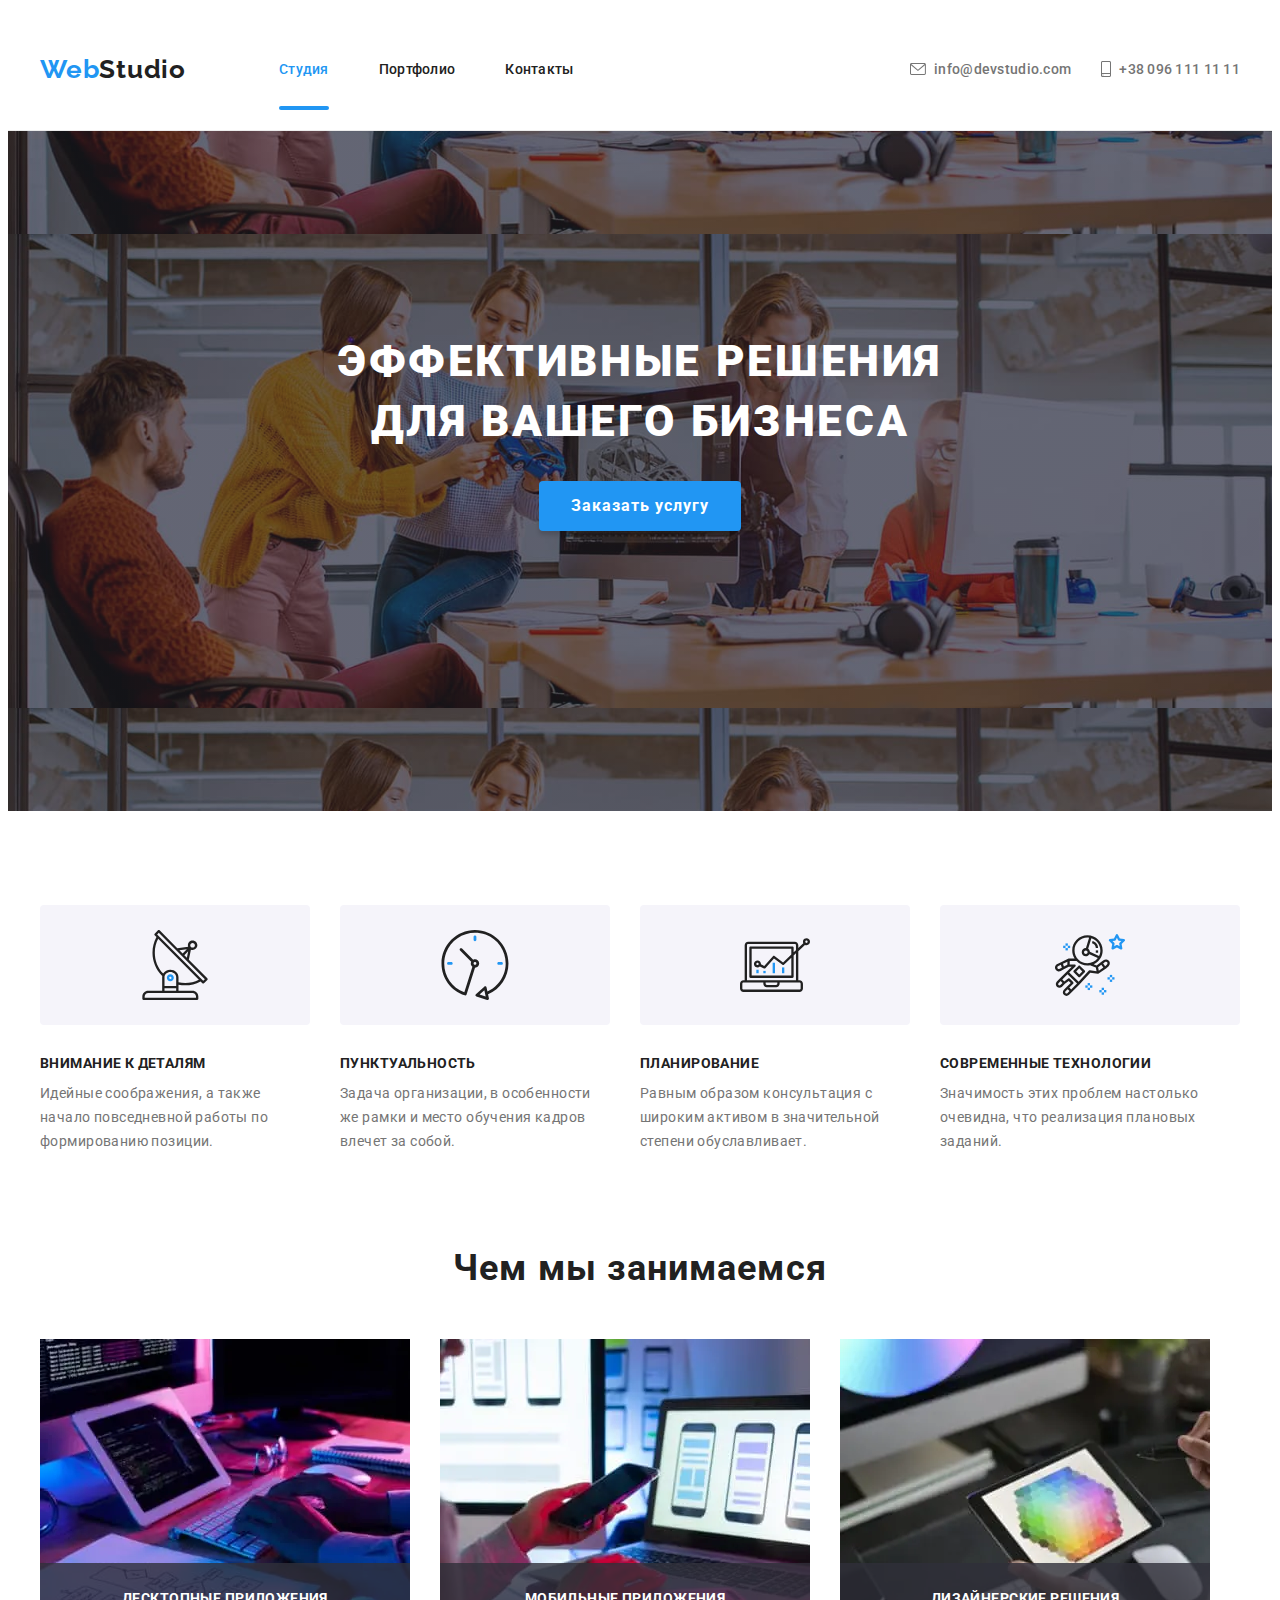
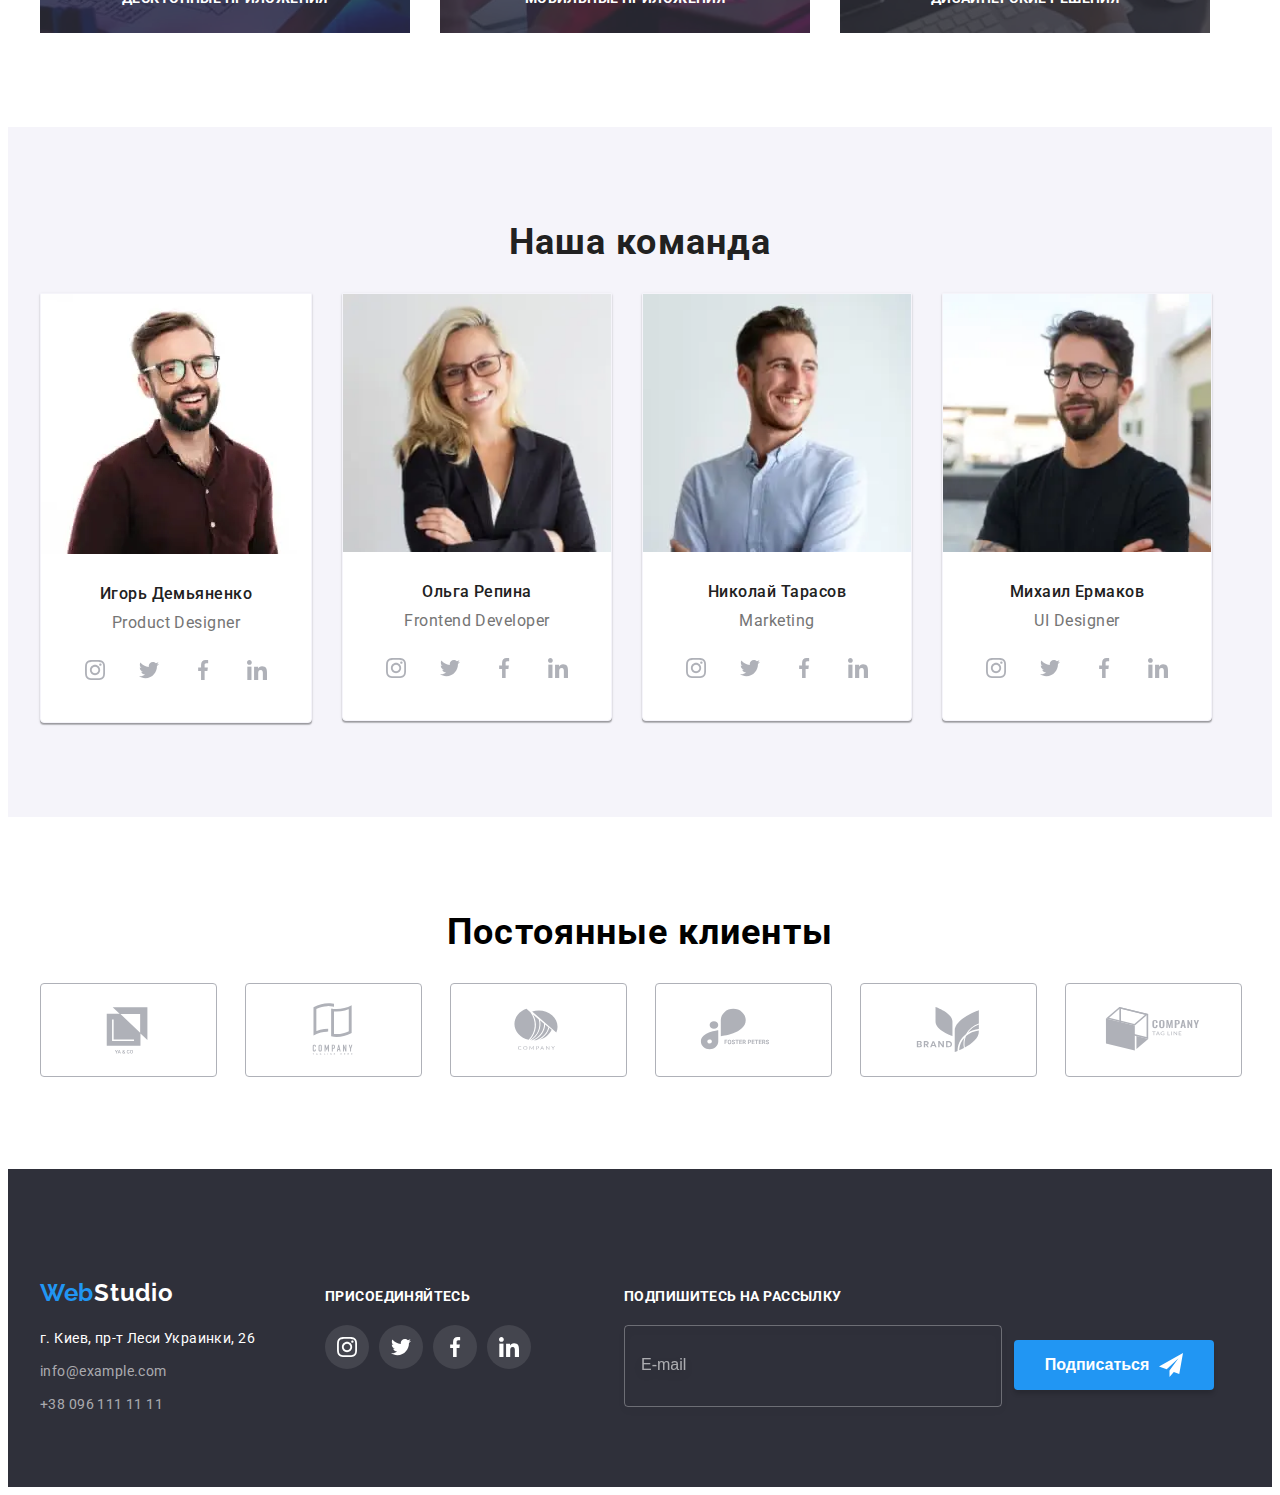
<file: index.html>
<!DOCTYPE html>
<html lang="ru">
  <head>
    <meta charset="UTF-8" />
    <meta http-equiv="X-UA-Compatible" content="IE=edge" />
    <meta name="viewport" content="width=device-width, initial-scale=1.0" />
    <title>Студия</title>
    <link
      rel="stylesheet"
      href="https://cdnjs.cloudflare.com/ajax/libs/modern-normalize/1.1.0/modern-normalize.min.css"
      integrity="sha512-wpPYUAdjBVSE4KJnH1VR1HeZfpl1ub8YT/NKx4PuQ5NmX2tKuGu6U/JRp5y+Y8XG2tV+wKQpNHVUX03MfMFn9Q=="
      crossorigin="anonymous"
      referrerpolicy="no-referrer"
    />
    <link rel="preconnect" href="https://fonts.googleapis.com" />
    <link rel="preconnect" href="https://fonts.gstatic.com" crossorigin />
    <link
      href="https://fonts.googleapis.com/css2?family=Raleway:wght@700&family=Roboto:wght@400;500;700;900&display=swap"
      rel="stylesheet"
    />
    <link rel="stylesheet" href="./css/main.min.css" />
  </head>
  <body>
    <!--шапка сайта-->
    <header class="header">
      <div class="container header-container">
        <a class="header__logo link" href="./index.html" lang="en"
          >Web<span class="logo">Studio</span></a
        >
        <nav class="header__nav">
          <ul class="header-nav__list list">
            <li class="header__item">
              <a href="./index.html" class="header__link link active">Студия</a>
            </li>
            <li class="header__item">
              <a href="./portfolio.html" class="header__link link">Портфолио</a>
            </li>
            <li class="header__item">
              <a href="" class="header__link link">Контакты</a>
            </li>
          </ul>
        </nav>
        <button type="button" class="mobile-menu-open-btn" data-menu-open>
          <svg class="mobile-menu-open__icon" width="40" height="40">
            <use href="./images/sprite.svg#burger_icon"></use>
          </svg>
        </button>
        <ul class="header-contact__list list">
          <li class="header-contact__item">
            <a
              href="mailto:info@devstudio.com"
              class="header-contact__link link"
            >
              <svg class="header__icon" width="16" height="12">
                <use href="./images/sprite.svg#icon-envelope"></use>
              </svg>
              info@devstudio.com</a
            >
          </li>
          <li class="header-contact__item">
            <a href="tel:+380961111111" class="header-contact__link link">
              <svg class="header__icon" width="10" height="16">
                <use href="./images/sprite.svg#icon-smartphone"></use>
              </svg>
              +38 096 111 11 11</a
            >
          </li>
        </ul>
      </div>
      <div class="mobile-menu" data-menu>
        <div class="container mobile-menu__container">
          <button type="button" class="mobile-menu__close-btn" data-menu-close>
            <svg class="mobile-menu__close-icon" width="40" height="40">
              <use href="./images/sprite.svg#icon-close-btn"></use>
            </svg>
          </button>
          <div class="mobile-menu__nav">
            <ul class="mobile-nav list">
              <li class="mobile-nav__item">
                <a
                  class="mobile-nav__link link mobile-nav__link--active"
                  href="./index.html"
                  >Студия</a
                >
              </li>
              <li class="mobile-nav__item">
                <a class="mobile-nav__link link" href="./portfolio.html"
                  >Портфолио</a
                >
              </li>
              <li class="mobile-nav__item">
                <a class="mobile-nav__link link" href="/">Контакты</a>
              </li>
            </ul>
          </div>
          <div>
            <ul class="mobile-contacts list">
              <li class="mobile-contacts__item">
                <a
                  class="mobile-contacts__link link mobile-contacts__link--active"
                  href="tel:+380961111111"
                >
                  +38 096 111 11 11</a
                >
              </li>

              <li class="mobile-contacts__item">
                <a
                  class="mobile-contacts__link link"
                  href="mailto:info@devstudio.com"
                >
                  info@devstudio.com</a
                >
              </li>
            </ul>
            <ul class="social-mobile list">
              <li class="social-mobile__item">
                <a class="social-mobile__link link" href="">Instagram</a>
              </li>
              <li class="social-mobile__item">
                <a class="social-mobile__link link" href="">Twitter</a>
              </li>
              <li class="social-mobile__item">
                <a class="social-mobile__link link" href="">Facebook</a>
              </li>
              <li class="social-mobile__item">
                <a class="social-mobile__link link" href="">LinkedIn</a>
              </li>
            </ul>
          </div>
        </div>
      </div>
    </header>
    <main>
      <!-- герой-->
      <section class="hero section">
        <div class="container hero-container">
          <h1 class="hero__title">Эффективные решения для вашего бизнеса</h1>
          <button type="button" class="hero-btn__text" data-modal-open>
            Заказать услугу
          </button>
        </div>
      </section>
      <!--преимущества-->
      <section class="preference section">
        <div class="container">
          <h2 class="visually-hidden">Наши преимущества</h2>
          <ul class="preference__list list">
            <li class="preference-item">
              <div class="preference-item__picture">
                <svg class="preference-item__icon" width="70" height="70">
                  <use href="images/sprite.svg#icon-antenna"></use>
                </svg>
              </div>
              <h3 class="preference-item__title">Внимание к деталям</h3>
              <p class="preference-text">
                Идейные соображения, а также начало повседневной работы по
                формированию позиции.
              </p>
            </li>
            <li class="preference-item">
              <div class="preference-item__picture">
                <svg class="preference-item__icon" width="70" height="70">
                  <use href="images/sprite.svg#icon-clock"></use>
                </svg>
              </div>
              <h3 class="preference-item__title">Пунктуальность</h3>
              <p class="preference-text">
                Задача организации, в особенности же рамки и место обучения
                кадров влечет за собой.
              </p>
            </li>
            <li class="preference-item">
              <div class="preference-item__picture">
                <svg class="preference-item__icon" width="70" height="70">
                  <use href="images/sprite.svg#icon-diagram"></use>
                </svg>
              </div>
              <h3 class="preference-item__title">Планирование</h3>
              <p class="preference-text">
                Равным образом консультация с широким активом в значительной
                степени обуславливает.
              </p>
            </li>
            <li class="preference-item">
              <div class="preference-item__picture">
                <svg class="preference-item__icon" width="70" height="70">
                  <use href="images/sprite.svg#icon-astronaut"></use>
                </svg>
              </div>
              <h3 class="preference-item__title">Современные технологии</h3>
              <p class="preference-text">
                Значимость этих проблем настолько очевидна, что реализация
                плановых заданий.
              </p>
            </li>
          </ul>
        </div>
      </section>
      <!--виды работ-->
      <section class="works section">
        <div class="container">
          <h2 class="works-title title-text">Чем мы занимаемся</h2>
          <ul class="works-list list">
            <li class="works-item">
              <picture class="picture">
                <source
                  media="(min-width: 1200px)"
                  srcset="
                    ./images/desktop/works/work1@1x.webp 1x,
                    ./images/desktop/works/work1@2x.webp 2x
                  " />
                <source
                  media="(min-width: 1200px)"
                  srcset="
                    ./images/desktop/works/work1@1x.jpg 1x,
                    ./images/desktop/works/work1@2x.jpg 2x
                  " />
                <img
                  src="./images/work1@1x.jpg"
                  alt="разработка сайтов"
                  width="370"
                  height="294"
              /></picture>
              <div class="work-item-wrap">
                <p class="work-item-text">Десктопные приложения</p>
              </div>
            </li>
            <li class="works-item">
              <picture class="picture">
                <source
                  media="(min-width: 1200px)"
                  srcset="
                    ./images/desktop/works/work2@1x.webp 1x,
                    ./images/desktop/works/work2@2x.webp 2x
                  " />
                <source
                  media="(min-width: 1200px)"
                  srcset="
                    ./images/desktop/works/work2@1x.jpg 1x,
                    ./images/desktop/works/work2@2x.jpg 2x
                  " />
                <img
                  src="./images/work2@1x.jpg"
                  alt="разработка мобтльных приложений"
                  width="370"
                  height="294"
              /></picture>
              <div class="work-item-wrap">
                <p class="work-item-text">Мобильные приложения</p>
              </div>
            </li>
            <li class="works-item">
              <picture class="picture">
                <source
                  media="(min-width: 1200px)"
                  srcset="
                    ./images/desktop/works/work3@1x.webp 1x,
                    ./images/desktop/works/work3@2x.webp 2x
                  "
                />
                <source
                  media="(min-width: 1200px)"
                  srcset="
                    ./images/desktop/works/work3@1x.jpg 1x,
                    ./images/desktop/works/work3@2x.jpg 2x
                  "
                />
                <img
                  src="./images/work3@1x.jpg"
                  alt="дизайн"
                  width="370"
                  height="294"
                />
              </picture>
              <div class="work-item-wrap">
                <p class="work-item-text">Дизайнерские решения</p>
              </div>
            </li>
          </ul>
        </div>
      </section>
      <!--сотрудники-->
      <section class="team section">
        <div class="container">
          <h2 class="team__title title-text">Наша команда</h2>
          <ul class="team__list list">
            <li class="team__item">
              <div class="team-wrapper">
                <picture>
                  <source
                    media="(min-width: 1200px)"
                    srcset="
                      ./images/desktop/my_team/igor_demyanenko_desk@1x.webp 1x,
                      ./images/desktop/my_team/igor_demyanenko_desk@2x.webp 2x
                    "
                  />
                  <source
                    media="(min-width: 1200px)"
                    srcset="
                      ./images/desktop/my_team/igor_demyanenko_desk@1x.jpg 1x,
                      ./images/desktop/my_team/igor_demyanenko_desk@2x.jpg 2x
                    "
                  />

                  <source
                    media="(min-width: 768px)"
                    srcset="
                      ./images/tablet/my_team/igor_demyanenko_tab@1x.webp 1x,
                      ./images/tablet/my_team/igor_demyanenko_tab@2x.webp 2x
                    "
                  />

                  <source
                    media="(min-width: 768px)"
                    srcset="
                      ./images/tablet/my_team/igor_demyanenko_tab@1x.jpg 1x,
                      ./images/tablet/my_team/igor_demyanenko_tab@2x.jpg 2x
                    "
                  />
                  <source
                    media="(min-width: 320px)"
                    srcset="
                      ./images/mobile/my_team/igor_demyanenko_mob@1x.webp 1x,
                      ./images/mobile/my_team/igor_demyanenko_mob@2x.webp 2x
                    "
                  />
                  <source
                    media="(min-width: 320px)"
                    srcset="
                      ./images/mobile/my_team/igor_demyanenko_mob@1x.jpg 1x,
                      ./images/mobile/my_team/igor_demyanenko_mob@2x.jpg 2x
                    "
                  />
                  <img
                    class="team-item__img"
                    src="./images/photo1.jpg"
                    alt="фото Игоря Демьяненко"
                  />
                </picture>

                <div class="team-item__info">
                  <h3 class="team-item__title">Игорь Демьяненко</h3>
                  <p lang="en" class="team-item__text">Product Designer</p>
                  <ul class="social-list list">
                    <li class="social-list__item">
                      <a href="" class="social-list__link">
                        <svg class="social-link__icon" width="20" height="20">
                          <use href="images/sprite.svg#icon-instagram"></use>
                        </svg>
                      </a>
                    </li>
                    <li class="social-list__item">
                      <a href="" class="social-list__link">
                        <svg class="social-link__icon" width="20" height="20">
                          <use href="images/sprite.svg#icon-twitter"></use>
                        </svg>
                      </a>
                    </li>
                    <li class="social-list__item">
                      <a href="" class="social-list__link">
                        <svg class="social-link__icon" width="20" height="20">
                          <use href="images/sprite.svg#icon-facebook"></use>
                        </svg>
                      </a>
                    </li>
                    <li class="social-list__item">
                      <a href="" class="social-list__link">
                        <svg class="social-link__icon" width="20" height="20">
                          <use href="images/sprite.svg#icon-linkedin"></use>
                        </svg>
                      </a>
                    </li>
                  </ul>
                </div>
              </div>
            </li>
            <li class="team__item">
              <div class="team-wrapper">
                <picture>
                  <source
                    media="(min-width: 1200px)"
                    srcset="
                      ./images/desktop/my_team/olga_repina_desk@1x.webp 1x,
                      ./images/desktop/my_team/olga_repina_desk@2x.webp 2x
                    " />
                  <source
                    media="(min-width: 1200px)"
                    srcset="
                      ./images/desktop/my_team/olga_repina_desk@1x.jpg 1x,
                      ./images/desktop/my_team/olga_repina_desk@2x.jpg 2x
                    " />

                  <source
                    media="(min-width: 768px)"
                    srcset="
                      ./images/tablet/my_team/olga_repina_tab@1x.webp 1x,
                      ./images/tablet/my_team/olga_repina_tab@2x.webp 2x
                    " />

                  <source
                    media="(min-width: 768px)"
                    srcset="
                      ./images/tablet/my_team/olga_repina_tab@1x.jpg 1x,
                      ./images/tablet/my_team/olga_repina_tab@2x.jpg 2x
                    " />
                  <source
                    media="(min-width: 320px)"
                    srcset="
                      ./images/mobile/my_team/olga_repina_mob@1x.webp 1x,
                      ./images/mobile/my_team/olga_repina_mob@2x.webp 2x
                    " />
                  <source
                    media="(min-width: 320px)"
                    srcset="
                      ./images/mobile/my_team/olga_repina_mob@1x.jpg 1x,
                      ./images/mobile/my_team/olga_repina_mob@2x.jpg 2x
                    " />

                  <img
                    class="team-item__img"
                    src="./images/photo2.jpg"
                    alt="фото Ольги Репиной"
                /></picture>
                <div class="team-item__info">
                  <h3 class="team-item__title">Ольга Репина</h3>
                  <p lang="en" class="team-item__text">Frontend Developer</p>
                  <ul class="social-list list">
                    <li class="social-list__item">
                      <a href="" class="social-list__link">
                        <svg class="social-link__icon" width="20" height="20">
                          <use href="images/sprite.svg#icon-instagram"></use>
                        </svg>
                      </a>
                    </li>
                    <li class="social-list__item">
                      <a href="" class="social-list__link">
                        <svg class="social-link__icon" width="20" height="20">
                          <use href="images/sprite.svg#icon-twitter"></use>
                        </svg>
                      </a>
                    </li>
                    <li class="social-list__item">
                      <a href="" class="social-list__link">
                        <svg class="social-link__icon" width="20" height="20">
                          <use href="images/sprite.svg#icon-facebook"></use>
                        </svg>
                      </a>
                    </li>
                    <li class="social-list__item">
                      <a href="" class="social-list__link">
                        <svg class="social-link__icon" width="20" height="20">
                          <use href="images/sprite.svg#icon-linkedin"></use>
                        </svg>
                      </a>
                    </li>
                  </ul>
                </div>
              </div>
            </li>
            <li class="team__item">
              <div class="team-wrapper">
                <picture>
                  <source
                    media="(min-width: 1200px)"
                    srcset="
                      ./images/desktop/my_team/nikolai_tarasov_desk@1x.webp 1x,
                      ./images/desktop/my_team/nikolai_tarasov_desk@2x.webp 2x
                    " />
                  <source
                    media="(min-width: 1200px)"
                    srcset="
                      ./images/desktop/my_team/nikolai_tarasov_desk@1x.jpg 1x,
                      ./images/desktop/my_team/nikolai_tarasov_desk@2x.jpg 2x
                    " />

                  <source
                    media="(min-width: 768px)"
                    srcset="
                      ./images/tablet/my_team/nikolai_tarasov_tab@1x.webp 1x,
                      ./images/tablet/my_team/nikolai_tarasov_tab@2x.webp 2x
                    " />

                  <source
                    media="(min-width: 768px)"
                    srcset="
                      ./images/tablet/my_team/nikolai_tarasov_tab@1x.jpg 1x,
                      ./images/tablet/my_team/nikolai_tarasov_tab@2x.jpg 2x
                    " />
                  <source
                    media="(min-width: 320px)"
                    srcset="
                      ./images/mobile/my_team/nikolai_tarasov_mob@1x.webp 1x,
                      ./images/mobile/my_team/nikolai_tarasov_mob@2x.webp 2x
                    " />
                  <source
                    media="(min-width: 320px)"
                    srcset="
                      ./images/mobile/my_team/nikolai_tarasov_mob@1x.jpg 1x,
                      ./images/mobile/my_team/nikolai_tarasov_mob@2x.jpg 2x
                    " />

                  <img
                    class="team-item__img"
                    src="./images/photo3.jpg"
                    alt="фото Николая Тарасова"
                /></picture>
                <div class="team-item__info">
                  <h3 class="team-item__title">Николай Тарасов</h3>
                  <p lang="en" class="team-item__text">Marketing</p>
                  <ul class="social-list list">
                    <li class="social-list__item">
                      <a href="" class="social-list__link">
                        <svg class="social-link__icon" width="20" height="20">
                          <use href="images/sprite.svg#icon-instagram"></use>
                        </svg>
                      </a>
                    </li>
                    <li class="social-list__item">
                      <a href="" class="social-list__link">
                        <svg class="social-link__icon" width="20" height="20">
                          <use href="images/sprite.svg#icon-twitter"></use>
                        </svg>
                      </a>
                    </li>
                    <li class="social-list__item">
                      <a href="" class="social-list__link">
                        <svg class="social-link__icon" width="20" height="20">
                          <use href="images/sprite.svg#icon-facebook"></use>
                        </svg>
                      </a>
                    </li>
                    <li class="social-list__item">
                      <a href="" class="social-list__link">
                        <svg class="social-link__icon" width="20" height="20">
                          <use href="images/sprite.svg#icon-linkedin"></use>
                        </svg>
                      </a>
                    </li>
                  </ul>
                </div>
              </div>
            </li>
            <li class="team__item">
              <div class="team-wrapper">
                <picture>
                  <source
                    media="(min-width: 1200px)"
                    srcset="
                      ./images/desktop/my_team/mikhail_yermakov_desk@1x.webp 1x,
                      ./images/desktop/my_team/mikhail_yermakov_desk@2x.webp 2x
                    " />
                  <source
                    media="(min-width: 1200px)"
                    srcset="
                      ./images/desktop/my_team/mikhail_yermakov_desk@1x.jpg 1x,
                      ./images/desktop/my_team/mikhail_yermakov_desk@2x.jpg 2x
                    " />

                  <source
                    media="(min-width: 768px)"
                    srcset="
                      ./images/tablet/my_team/mikhail_yermakov_tab@1x.webp 1x,
                      ./images/tablet/my_team/mikhail_yermakov_tab@2x.webp 2x
                    " />

                  <source
                    media="(min-width: 768px)"
                    srcset="
                      ./images/tablet/my_team/mikhail_yermakov_tab@1x.jpg 1x,
                      ./images/tablet/my_team/mikhail_yermakov_tab@2x.jpg 2x
                    " />
                  <source
                    media="(min-width: 320px)"
                    srcset="
                      ./images/mobile/my_team/mikhail_yermakov_mob@1x.webp 1x,
                      ./images/mobile/my_team/mikhail_yermakov_mob@2x.webp 2x
                    " />
                  <source
                    media="(min-width: 320px)"
                    srcset="
                      ./images/mobile/my_team/mikhail_yermakov_mob@1x.jpg 1x,
                      ./images/mobile/my_team/mikhail_yermakov_mob@2x.jpg 2x
                    " />
                  <img
                    class="team-item__img"
                    src="./images/photo4.jpg"
                    alt="фото Михаила Ермаковв"
                /></picture>
                <div class="team-item__info">
                  <h3 class="team-item__title">Михаил Ермаков</h3>
                  <p lang="en" class="team-item__text">UI Designer</p>
                  <ul class="social-list list">
                    <li class="social-list__item">
                      <a href="" class="social-list__link">
                        <svg class="social-link__icon" width="20" height="20">
                          <use href="images/sprite.svg#icon-instagram"></use>
                        </svg>
                      </a>
                    </li>
                    <li class="social-list__item">
                      <a href="" class="social-list__link">
                        <svg class="social-link__icon" width="20" height="20">
                          <use href="images/sprite.svg#icon-twitter"></use>
                        </svg>
                      </a>
                    </li>
                    <li class="social-list__item">
                      <a href="" class="social-list__link">
                        <svg class="social-link__icon" width="20" height="20">
                          <use href="images/sprite.svg#icon-facebook"></use>
                        </svg>
                      </a>
                    </li>
                    <li class="social-list__item">
                      <a href="" class="social-list__link">
                        <svg class="social-link__icon" width="20" height="20">
                          <use href="images/sprite.svg#icon-linkedin"></use>
                        </svg>
                      </a>
                    </li>
                  </ul>
                </div>
              </div>
            </li>
          </ul>
        </div>
      </section>

      <!--------------постоянные клиенты-------------->
      <section class="clients-section section">
        <div class="container">
          <h2 class="clients__title title-text">Постоянные клиенты</h2>
          <ul class="clients__list list">
            <li class="clients__item">
              <a href="" class="client">
                <svg class="clients__icon" width="106" height="60">
                  <use href="./images/sprite.svg#icon-logo1"></use>
                </svg>
              </a>
            </li>
            <li class="clients__item">
              <a href="" class="client">
                <svg class="clients__icon" width="106" height="60">
                  <use href="./images/sprite.svg#icon-logo2"></use>
                </svg>
              </a>
            </li>
            <li class="clients__item">
              <a href="" class="client">
                <svg class="clients__icon" width="106" height="60">
                  <use href="./images/sprite.svg#icon-logo3"></use>
                </svg>
              </a>
            </li>
            <li class="clients__item">
              <a href="" class="client">
                <svg class="clients__icon" width="106" height="60">
                  <use href="./images/sprite.svg#icon-logo4"></use>
                </svg>
              </a>
            </li>
            <li class="clients__item">
              <a href="" class="client">
                <svg class="clients__icon" width="106" height="60">
                  <use href="./images/sprite.svg#icon-logo5"></use>
                </svg>
              </a>
            </li>
            <li class="clients__item">
              <a href="" class="client">
                <svg class="clients__icon" width="106" height="60">
                  <use href="./images/sprite.svg#icon-logo6"></use>
                </svg>
              </a>
            </li>
          </ul>
        </div>
      </section>
    </main>
    <!--подвал-->
    <footer class="footer section">
      <div class="container footer-container">
        <div class="footer-contacts">
          <a href="./index.html" lang="en" class="footer-logo-link link"
            >Web<span class="footer__logo">Studio</span></a
          >
          <address class="contacts">
            <ul class="contacts-list list">
              <li class="contacts-item">
                <a
                  href="https://bit.ly/3pXMvUd"
                  class="adress link"
                  target="_blank"
                  rel="noopener noreferrer nofollow"
                  >г. Киев, пр-т Леси Украинки, 26</a
                >
              </li>
              <li class="contacts-item">
                <a class="adress-item link" href="mailto:info@devstudio.com"
                  >info@example.com</a
                >
              </li>
              <li class="contacts-item">
                <a class="adress-item link" href="tel:+380961111111"
                  >+38 096 111 11 11</a
                >
              </li>
            </ul>
          </address>
        </div>
        <div class="footer-social">
          <h3 class="footer-social-title">Присоединяйтесь</h3>
          <ul class="footer-social-list list">
            <li class="footer-social-item">
              <a href="" class="footer-social-link">
                <svg class="footer-social-link-icon" width="20" height="20">
                  <use href="images/sprite.svg#icon-instagram"></use>
                </svg>
              </a>
            </li>
            <li class="footer-social-item">
              <a href="" class="footer-social-link">
                <svg class="footer-social-link-icon" width="20" height="20">
                  <use href="images/sprite.svg#icon-twitter"></use>
                </svg>
              </a>
            </li>
            <li class="footer-social-item">
              <a href="" class="footer-social-link">
                <svg class="footer-social-link-icon" width="20" height="20">
                  <use href="images/sprite.svg#icon-facebook"></use>
                </svg>
              </a>
            </li>
            <li class="footer-social-item">
              <a href="" class="footer-social-link">
                <svg class="footer-social-link-icon" width="20" height="20">
                  <use href="images/sprite.svg#icon-linkedin"></use>
                </svg>
              </a>
            </li>
          </ul>
        </div>
        <div class="subscribe">
          <h3 class="subscribe-title">Подпишитесь на рассылку</h3>
          <form class="subscribe-form">
            <input
              class="subscribe-mail"
              type="email"
              name="mail"
              placeholder="E-mail"
            />
            <button class="submit-btn" type="submit">
              Подписаться
              <svg class="submit-btn-icon" width="24" height="24">
                <use href="./images/sprite.svg#icon-icon-send"></use>
              </svg>
            </button>
          </form>
        </div>
      </div>
    </footer>
    <!--модальное окно-->

    <div class="backdrop is-hidden" data-modal>
      <div class="modal">
        <button type="button" class="modal-close-btn" data-modal-close>
          <svg class="modal-close-btn-icon" width="18" height="18">
            <use href="images/sprite.svg#icon-close-btn"></use>
          </svg>
          <script src="./js/modal.js"></script>
        </button>
        <form class="contact-form">
          <b class="modal-form-title"
            >Оставьте свои данные, мы вам перезвоним</b
          >
          <label class="contact-form-field">
            <span class="contact-form-field-name"> Имя</span>
            <span class="contact-form-input-wrap">
              <input
                class="contact-form-input"
                type="text"
                name="user-name"
                minlength="2"
              />
              <svg class="contact-form-input-icon" width="18" height="18">
                <use href="images/sprite.svg#icon-person-modal"></use>
              </svg>
            </span>
          </label>
          <label class="contact-form-field">
            <span class="contact-form-field-name"> Телефон</span>
            <span class="contact-form-input-wrap">
              <input
                class="contact-form-input"
                type="tel"
                name="user-phone-number"
                pattern="[0-9]{3}-[0-9]{3}-[0-9]{2}-[0-9]{2}"
                title="xxx-xxx-xx-xx"
              />
              <svg class="contact-form-input-icon" width="18" height="18">
                <use href="images/sprite.svg#icon-phone-modal"></use>
              </svg>
            </span>
          </label>
          <label class="contact-form-field">
            <span class="contact-form-field-name"> Почта</span>
            <span class="contact-form-input-wrap">
              <input class="contact-form-input" type="email" />
              <svg class="contact-form-input-icon" width="18" height="18">
                <use href="images/sprite.svg#icon-email-modal"></use>
              </svg>
            </span>
          </label>
          <label class="contact-form-comment-field">
            <span class="contact-form-field-name"> Комментарий</span>
            <textarea
              class="contact-form-comment"
              name="user-comment"
              placeholder="Введите текст"
            ></textarea>
          </label>
          <input
            class="contact-form-checkbox visually-hidden"
            type="checkbox"
            id="checkbox-policy"
            name="usere-policy"
            required
          />
          <label class="contact-form-checkbox-label" for="checkbox-policy"
            >Соглашаюсь с рассылкой и принимаю&nbsp;
            <a class="contact-form-checkbox-link" href=""
              >Условия договора</a
            ></label
          >
          <button class="contact-form-btn" type="submit">Отправить</button>
        </form>
      </div>
    </div>
    <script src="./js/mobile-menu.js"></script>
  </body>
</html>
</file>
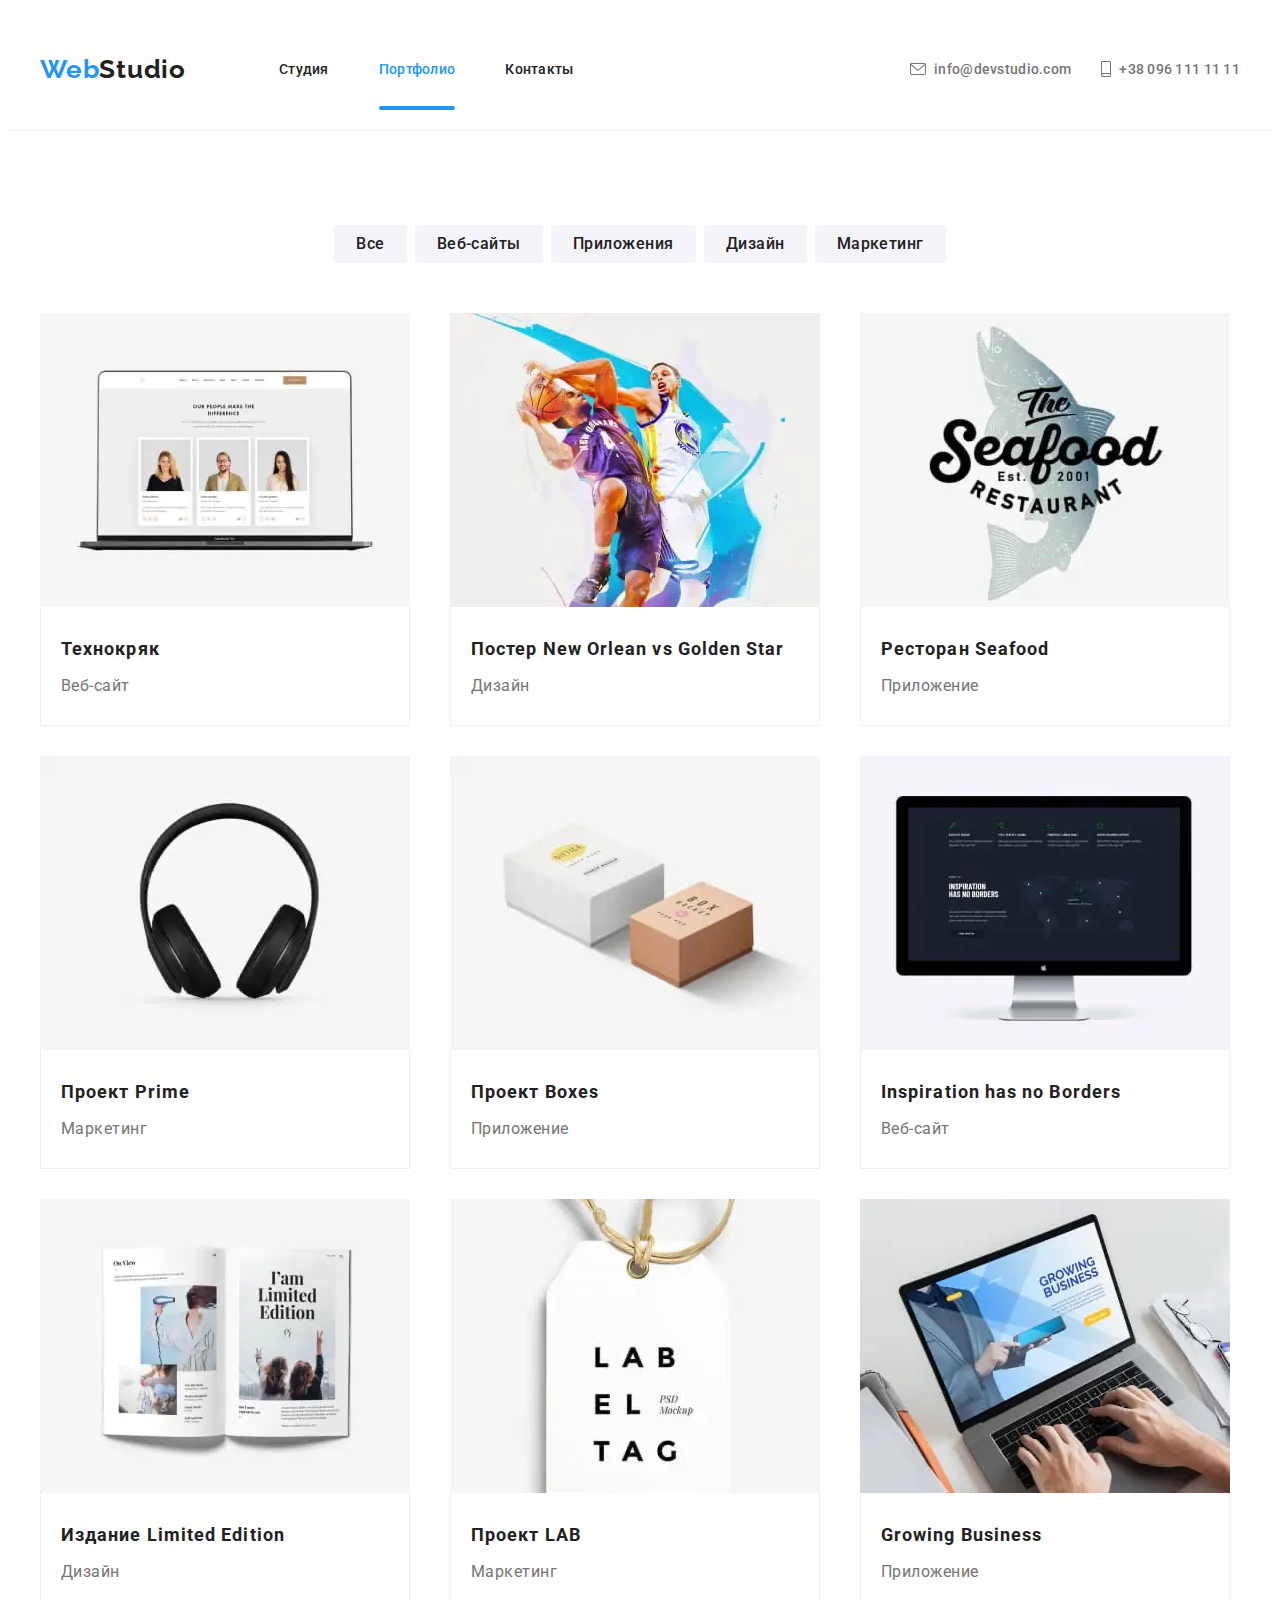
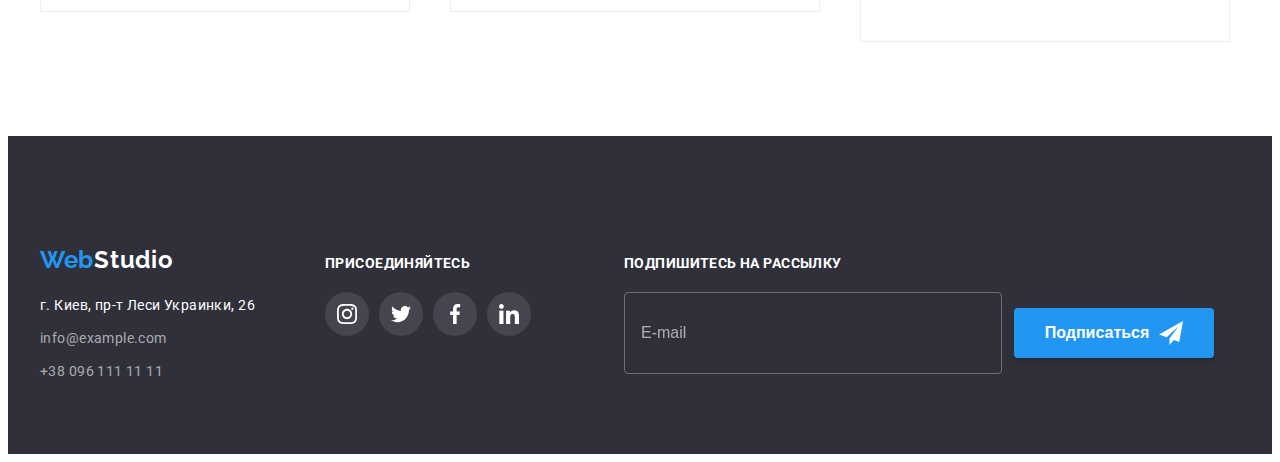
<file: portfolio.html>
<!DOCTYPE html>
<html lang="ru">
  <head>
    <meta charset="UTF-8" />
    <meta http-equiv="X-UA-Compatible" content="IE=edge" />
    <meta name="viewport" content="width=device-width, initial-scale=1.0" />
    <title>Студия</title>
    <link
      rel="stylesheet"
      href="https://cdnjs.cloudflare.com/ajax/libs/modern-normalize/1.1.0/modern-normalize.min.css"
      integrity="sha512-wpPYUAdjBVSE4KJnH1VR1HeZfpl1ub8YT/NKx4PuQ5NmX2tKuGu6U/JRp5y+Y8XG2tV+wKQpNHVUX03MfMFn9Q=="
      crossorigin="anonymous"
      referrerpolicy="no-referrer"
    />
    <link rel="preconnect" href="https://fonts.googleapis.com" />
    <link rel="preconnect" href="https://fonts.gstatic.com" crossorigin />
    <link
      href="https://fonts.googleapis.com/css2?family=Raleway:wght@700&family=Roboto:wght@400;500;700;900&display=swap"
      rel="stylesheet"
    />
        <link rel="stylesheet" href="./css/main.min.css" />
  </head>
  <body>
    <!--шапка сайта-->
     <header class="header">
      <div class="container header-container">
        <a class="header__logo link" href="./index.html" lang="en"
          >Web<span class="logo">Studio</span></a
        >
        <nav class="header__nav">
          <ul class="header-nav__list list">
            <li class="header__item">
              <a href="./index.html" class="header__link link ">Студия</a>
            </li>
            <li class="header__item">
              <a href="./portfolio.html" class="header__link link active">Портфолио</a>
            </li>
            <li class="header__item">
              <a href="" class="header__link link">Контакты</a>
            </li>
          </ul>
        </nav>
        <button type="button" class="mobile-menu-open-btn" data-menu-open>
          <svg class="mobile-menu-open__icon" width="40" height="40">
            <use href="./images/sprite.svg#burger_icon"></use>
          </svg>
        </button>
        <ul class="header-contact__list list">
          <li class="header-contact__item">
            <a href="mailto:info@devstudio.com" class="header-contact__link link">
              <svg class="header__icon" width="16" height="12">
                <use href="./images/sprite.svg#icon-envelope"></use>
              </svg>
              info@devstudio.com</a
            >
          </li>
          <li class="header-contact__item">
            <a href="tel:+380961111111" class="header-contact__link link">
              <svg class="header__icon" width="10" height="16">
                <use href="./images/sprite.svg#icon-smartphone"></use>
              </svg>
              +38 096 111 11 11</a
            >
          </li>
        </ul>
      </div>
      <div class="mobile-menu" data-menu>
        <div class="container mobile-menu__container">
<button type="button" class="mobile-menu__close-btn" data-menu-close>
          <svg class="mobile-menu__close-icon" width="40" height="40">
            <use href="./images/sprite.svg#icon-close-btn"></use>
          </svg>
        </button>
      <div class="mobile-menu__nav">
        <ul class="mobile-nav list">
            <li class="mobile-nav__item">
              <a class="mobile-nav__link link " href="./index.html">Студия</a>
            </li>
            <li class="mobile-nav__item">
              <a class="mobile-nav__link link mobile-nav__link--active" href="./portfolio.html">Портфолио</a>
            </li>
            <li class="mobile-nav__item"><a class="mobile-nav__link link" href="/">Контакты</a></li>
          </ul>
        </div>
<div>
          <ul class="mobile-contacts list">
            <li class="mobile-contacts__item">
              <a class="mobile-contacts__link link mobile-contacts__link--active" href="tel:+380961111111">
                +38 096 111 11 11</a>
            </li>
    
            <li class="mobile-contacts__item">
              <a class="mobile-contacts__link link " href="mailto:info@devstudio.com">
                info@devstudio.com</a>
            </li>
          </ul>
<ul class="social-mobile list">
            <li class="social-mobile__item">
              <a class="social-mobile__link link" href="">Instagram</a>
            </li>
            <li class="social-mobile__item"><a class="social-mobile__link link" href="">Twitter</a></li>
            <li class="social-mobile__item"><a class="social-mobile__link link" href="">Facebook</a></li>
            <li class="social-mobile__item"><a class="social-mobile__link link" href="">LinkedIn</a></li>
          </ul>
        </div>
      </div>
    </header>
    
      <!--герой-->
<main> 
    <section class="projects section">
     <div class="container">  
    <h1 class="projects__title visually-hidden">Примеры работ</h1>
        <ul class="filters__list list">
            <li class="filters__item"><button type="button" class="filters__btn">Все</button></li>
            <li class="filters__item"><button type="button" class="filters__btn">Веб-сайты</button></li>
            <li class="filters__item"><button type="button" class="filters__btn">Приложения</button></li>
            <li class="filters__item"><button type="button" class="filters__btn">Дизайн</button></li>
            <li class="filters__item"><button type="button" class="filters__btn">Маркетинг</button></li>
        </ul>
        <ul class="projects__list list">
      <li class="projects__items">
        
        <a href="" class="project-link link">
          <div class="project-link__wrap">
                <picture>
              <source
                  media="(min-width: 1200px)"
                  srcset="./images/desktop/portfolio/project_1_desk@1x.webp, ./images/desktop/portfolio/project_1_desk@2x.webp 2x"
                />
                <source
                  media="(min-width: 1200px)"
                  srcset="./images/desktop/portfolio/project_1_desk@1x.jpg 1x, ./images/desktop/portfolio/project_1_desk@2x.jpg 2x"
                />
                
                <source
                  media="(min-width: 768px)"
                  srcset="./images/tablet/portfolio/project_1_tab@1x.webp, ./images/tablet/portfolio/project_1_tab@2x.webp 2x"
                />
                <source
                  media="(min-width: 768px)"
                  srcset="./images/tablet/portfolio/project_1_tab@1x.jpg 1x, ./images/tablet/portfolio/project_1_tab@2x.jpg 2x"
                />
                <source
                  media="(min-width: 320px)"
                  srcset="./images/mobile/portfolio/project_1_mob@1x.webp, ./images/mobile/portfolio/project_1_mob@2x.webp 2x"
                />
                <source
                  media="(min-width: 320px)"
                  srcset="./images/mobile/portfolio/project_1_mob@1x.jpg 1x, ./images/mobile/portfolio/project_1_mob@2x.jpg 2x"
                />
         <img class="project-link__img" src="./images/portfolio-img1-min.jpg" alt="открыфтый ноутбук с тремя фотографиями на экране" />
                </picture>
       <p class="project-link__text">Ресурс предлагает комплексные предложения с разным уровнем функционала и сервисов. Все это позволит посетителю получить исчерпывающие сведения о компании или частном лице.</p>
        </div>
        <div class="project-text__wraper">
        <h2 class="projects-item__title">Технокряк</h2>
        <p class="projects-item__text">Веб-сайт</p></div>
        </a>
      </li>
      <li class="projects__items">
        
        <a href="" class="project-link link"> 
          <div class="project-link__wrap">
            <picture>
              <source
                  media="(min-width: 1200px)"
                  srcset="./images/desktop/portfolio/project_2_desk@1x.webp, ./images/desktop/portfolio/project_2_desk@2x.webp 2x"
                />
                <source
                  media="(min-width: 1200px)"
                  srcset="./images/desktop/portfolio/project_2_desk@1x.jpg 1x, ./images/desktop/portfolio/project_2_desk@2x.jpg 2x"
                />
                
                <source
                  media="(min-width: 768px)"
                  srcset="./images/tablet/portfolio/project_2_tab@1x.webp, ./images/tablet/portfolio/project_2_tab@2x.webp 2x"
                />
                <source
                  media="(min-width: 768px)"
                  srcset="./images/tablet/portfolio/project_2_tab@1x.jpg 1x, ./images/tablet/portfolio/project_2_tab@2x.jpg 2x"
                />
                <source
                  media="(min-width: 320px)"
                  srcset="./images/mobile/portfolio/project_2_mob@1x.webp, ./images/mobile/portfolio/project_2_mob@2x.webp 2x"
                />
                <source
                  media="(min-width: 320px)"
                  srcset="./images/mobile/portfolio/project_2_mob@1x.jpg 1x, ./images/mobile/portfolio/project_2_mob@2x.jpg 2x"
                />

             
        <img class="project-link__img" src="./images/portfolio-img2-min.jpg" alt="два баскетболиста в игре" width="370"/>
        </picture>   
        <p class="project-link__text">Ресурс предлагает комплексные предложения с разным уровнем функционала и сервисов. Все это позволит посетителю получить исчерпывающие сведения о компании или частном лице.</p>
      
            </div>
        <div class="project-text__wraper">
        <h2 class="projects-item__title">Постер New Orlean vs Golden Star</h2>
        <p class="projects-item__text">Дизайн</p></div></a>
      </li>
      <li class="projects__items">
        
      <a href="" class="project-link link"> 
        <div class="project-link__wrap">
          <picture>
<source
                  media="(min-width: 1200px)"
                  srcset="./images/desktop/portfolio/project_3_desk@1x.webp, ./images/desktop/portfolio/project_3_desk@2x.webp 2x"
                />
                <source
                  media="(min-width: 1200px)"
                  srcset="./images/desktop/portfolio/project_3_desk@1x.jpg 1x, ./images/desktop/portfolio/project_3_desk@2x.jpg 2x"
                />
                
                <source
                  media="(min-width: 768px)"
                  srcset="./images/tablet/portfolio/project_3_tab@1x.webp, ./images/tablet/portfolio/project_3_tab@2x.webp 2x"
                />
                <source
                  media="(min-width: 768px)"
                  srcset="./images/tablet/portfolio/project_3_tab@1x.jpg 1x, ./images/tablet/portfolio/project_3_tab@2x.jpg 2x"
                />
                <source
                  media="(min-width: 320px)"
                  srcset="./images/mobile/portfolio/project_3_mob@1x.webp, ./images/mobile/portfolio/project_3_mob@2x.webp 2x"
                />
                <source
                  media="(min-width: 320px)"
                  srcset="./images/mobile/portfolio/project_3_mob@1x.jpg 1x, ./images/mobile/portfolio/project_3_mob@2x.jpg 2x"
                />
        <img class="project-link__img" src="./images/portfolio-img3-min.jpg" alt="логотип рыбного ресторана" width="370"/>
          </picture>    
        <p class="project-link__text">Ресурс предлагает комплексные предложения с разным уровнем функционала и сервисов. Все это позволит посетителю получить исчерпывающие сведения о компании или частном лице.</p>
</div>
        <div class="project-text__wraper">
        <h2 class="projects-item__title">Ресторан Seafood</h2>
        <p class="projects-item__text">Приложение</p></div>
      </a></li>
      <li class="projects__items">
        
        <a href="" class="project-link link">
          <div class="project-link__wrap">
            <picture>
              <source
                  media="(min-width: 1200px)"
                  srcset="./images/desktop/portfolio/project_4_desk@1x.webp, ./images/desktop/portfolio/project_4_desk@2x.webp 2x"
                />
                <source
                  media="(min-width: 1200px)"
                  srcset="./images/desktop/portfolio/project_4_desk@1x.jpg 1x, ./images/desktop/portfolio/project_4_desk@2x.jpg 2x"
                />
                
                <source
                  media="(min-width: 768px)"
                  srcset="./images/tablet/portfolio/project_4_tab@1x.webp, ./images/tablet/portfolio/project_14
                />
                <source
                  media="(min-width: 768px)"
                  srcset="./images/tablet/portfolio/project_4_tab@1x.jpg 1x, ./images/tablet/portfolio/project_4_tab@2x.jpg 2x"
                />
                <source
                  media="(min-width: 320px)"
                  srcset="./images/mobile/portfolio/project_4_mob@1x.webp, ./images/mobile/portfolio/project_4_mob@2x.webp 2x"
                />
                <source
                  media="(min-width: 320px)"
                  srcset="./images/mobile/portfolio/project_4_mob@1x.jpg 1x, ./images/mobile/portfolio/project_4_mob@2x.jpg 2x"
                />
        <img class="project-link__img" src="./images/portfolio-img4-min.jpg" alt="наушники" width="370"/>
            </picture>  
        <p class="project-link__text">Ресурс предлагает комплексные предложения с разным уровнем функционала и сервисов. Все это позволит посетителю получить исчерпывающие сведения о компании или частном лице.</p>
</div>
        <div class="project-text__wraper"><h2 class="projects-item__title">Проект Prime</h2>
        <p class="projects-item__text">Маркетинг</p></div>
      </a></li>
      <li class="projects__items">
        <a href="" class="project-link link">
          <div class="project-link__wrap">
            <picture>
              <source
                  media="(min-width: 1200px)"
                  srcset="./images/desktop/portfolio/project_5_desk@1x.webp, ./images/desktop/portfolio/project_5_desk@2x.webp 2x"
                />
                <source
                  media="(min-width: 1200px)"
                  srcset="./images/desktop/portfolio/project_5_desk@1x.jpg 1x, ./images/desktop/portfolio/project_5_desk@2x.jpg 2x"
                />
                
                <source
                  media="(min-width: 768px)"
                  srcset="./images/tablet/portfolio/project_5_tab@1x.webp, ./images/tablet/portfolio/project_5_tab@2x.webp 2x"
                />
                <source
                  media="(min-width: 768px)"
                  srcset="./images/tablet/portfolio/project_5_tab@1x.jpg 1x, ./images/tablet/portfolio/project_5_tab@2x.jpg 2x"
                />
                <source
                  media="(min-width: 320px)"
                  srcset="./images/mobile/portfolio/project_5_mob@1x.webp, ./images/mobile/portfolio/project_5_mob@2x.webp 2x"
                />
                <source
                  media="(min-width: 320px)"
                  srcset="./images/mobile/portfolio/project_5_mob@1x.jpg 1x, ./images/mobile/portfolio/project_5_mob@2x.jpg 2x"
                />
        <img class="project-link__img" src="./images/portfolio-img5-min.jpg" alt="две коробки" width="370"/>
           </picture>    
        <p class="project-link__text">Ресурс предлагает комплексные предложения с разным уровнем функционала и сервисов. Все это позволит посетителю получить исчерпывающие сведения о компании или частном лице.</p>
</div>
        <div class="project-text__wraper">
        <h2 class="projects-item__title">Проект Boxes</h2>
        <p class="projects-item__text">Приложение</p></div>
      </li></a>
      <li class="projects__items">
<a href="" class="project-link link">
        <div class="project-link__wrap">
          <picture>
            <source
                  media="(min-width: 1200px)"
                  srcset="./images/desktop/portfolio/project_6_desk@1x.webp, ./images/desktop/portfolio/project_6_desk@2x.webp 2x"
                />
                <source
                  media="(min-width: 1200px)"
                  srcset="./images/desktop/portfolio/project_6_desk@1x.jpg 1x, ./images/desktop/portfolio/project_6_desk@2x.jpg 2x"
                />
                
                <source
                  media="(min-width: 768px)"
                  srcset="./images/tablet/portfolio/project_6_tab@1x.webp, ./images/tablet/portfolio/project_6_tab@2x.webp 2x"
                />
                <source
                  media="(min-width: 768px)"
                  srcset="./images/tablet/portfolio/project_6_tab@1x.jpg 1x, ./images/tablet/portfolio/project_6_tab@2x.jpg 2x"
                />
                <source
                  media="(min-width: 320px)"
                  srcset="./images/mobile/portfolio/project_6_mob@1x.webp, ./images/mobile/portfolio/project_6_mob@2x.webp 2x"
                />
                <source
                  media="(min-width: 320px)"
                  srcset="./images/mobile/portfolio/project_6_mob@1x.jpg 1x, ./images/mobile/portfolio/project_6_mob@2x.jpg 2x"
                />
        <img class="project-link__img" src="./images/portfolio-img6-min.jpg" alt="монитор с изображением сайта" width="370"/>
         </picture>      
        <p class="project-link__text">Ресурс предлагает комплексные предложения с разным уровнем функционала и сервисов. Все это позволит посетителю получить исчерпывающие сведения о компании или частном лице.</p>
</div>
       <div class="project-text__wraper">
        <h2 class="projects-item__title">Inspiration has no Borders</h2>
        <p class="projects-item__text">Веб-сайт</p></div>
      </a>
    </li>
      <li class="projects__items"><a href="" class="project-link link"> 
        <div class="project-link__wrap">
          <picture>
            <source
                  media="(min-width: 1200px)"
                  srcset="./images/desktop/portfolio/project_7_desk@1x.webp, ./images/desktop/portfolio/project_7_desk@2x.webp 2x"
                />
                <source
                  media="(min-width: 1200px)"
                  srcset="./images/desktop/portfolio/project_7_desk@1x.jpg 1x, ./images/desktop/portfolio/project_7_desk@2x.jpg 2x"
                />
                
                <source
                  media="(min-width: 768px)"
                  srcset="./images/tablet/portfolio/project_7_tab@1x.webp, ./images/tablet/portfolio/project_7_tab@2x.webp 2x"
                />
                <source
                  media="(min-width: 768px)"
                  srcset="./images/tablet/portfolio/project_7_tab@1x.jpg 1x, ./images/tablet/portfolio/project_7_tab@2x.jpg 2x"
                />
                <source
                  media="(min-width: 320px)"
                  srcset="./images/mobile/portfolio/project_7_mob@1x.webp, ./images/mobile/portfolio/project_7_mob@2x.webp 2x"
                />
                <source
                  media="(min-width: 320px)"
                  srcset="./images/mobile/portfolio/project_7_mob@1x.jpg 1x, ./images/mobile/portfolio/project_7_mob@2x.jpg 2x"
                />
        <img class="project-link__img" src="./images/portfolio-img7-min.jpg" alt="открытый журнала" width="370"/>
          </picture>    
        <p class="project-link__text">Ресурс предлагает комплексные предложения с разным уровнем функционала и сервисов. Все это позволит посетителю получить исчерпывающие сведения о компании или частном лице.</p>
</div>
        <div class="project-text__wraper">
        <h2 class="projects-item__title">Издание Limited Edition</h2>
        <p class="projects-item__text">Дизайн</p></div>
      </a></li>
     <li class="projects__items">
       <a href="" class="project-link link">
         <div class="project-link__wrap">
           <picture>
             <source
                  media="(min-width: 1200px)"
                  srcset="./images/desktop/portfolio/project_8_desk@1x.webp, ./images/desktop/portfolio/project_8_desk@2x.webp 2x"
                />
                <source
                  media="(min-width: 1200px)"
                  srcset="./images/desktop/portfolio/project_8_desk@1x.jpg 1x, ./images/desktop/portfolio/project_8_desk@2x.jpg 2x"
                />
                
                <source
                  media="(min-width: 768px)"
                  srcset="./images/tablet/portfolio/project_8_tab@1x.webp, ./images/tablet/portfolio/project_8_tab@2x.webp 2x"
                />
                <source
                  media="(min-width: 768px)"
                  srcset="./images/tablet/portfolio/project_8_tab@1x.jpg 1x, ./images/tablet/portfolio/project_8_tab@2x.jpg 2x"
                />
                <source
                  media="(min-width: 320px)"
                  srcset="./images/mobile/portfolio/project_8_mob@1x.webp, ./images/mobile/portfolio/project_8_mob@2x.webp 2x"
                />
                <source
                  media="(min-width: 320px)"
                  srcset="./images/mobile/portfolio/project_8_mob@1x.jpg 1x, ./images/mobile/portfolio/project_8_mob@2x.jpg 2x"
                />
        <img class="project-link__img" src="./images/portfolio-img8-min.jpg" alt="белый тег на веревочке" width="370"/>
        </picture>
        <p class="project-link__text">Ресурс предлагает комплексные предложения с разным уровнем функционала и сервисов. Все это позволит посетителю получить исчерпывающие сведения о компании или частном лице.</p>
</div>
        <div class="project-text__wraper">
        <h2 class="projects-item__title">Проект LAB</h2>
        <p class="projects-item__text">Маркетинг</p></div>
      </a></li>
      <li class="projects__items">
        <a href="" class="project-link link">
        <div class="project-link__wrap">
          <picture>
            <source
                  media="(min-width: 1200px)"
                  srcset="./images/desktop/portfolio/project_9_desk@1x.webp, ./images/desktop/portfolio/project_9_desk@2x.webp 2x"
                />
                <source
                  media="(min-width: 1200px)"
                  srcset="./images/desktop/portfolio/project_9_desk@1x.jpg 1x, ./images/desktop/portfolio/project_9_desk@2x.jpg 2x"
                />
                
                <source
                  media="(min-width: 768px)"
                  srcset="./images/tablet/portfolio/project_9_tab@1x.webp, ./images/tablet/portfolio/project_9_tab@2x.webp 2x"
                />
                <source
                  media="(min-width: 768px)"
                  srcset="./images/tablet/portfolio/project_9_tab@1x.jpg 1x, ./images/tablet/portfolio/project_9_tab@2x.jpg 2x"
                />
                <source
                  media="(min-width: 320px)"
                  srcset="./images/mobile/portfolio/project_9_mob@1x.webp, ./images/mobile/portfolio/project_9_mob@2x.webp 2x"
                />
                <source
                  media="(min-width: 320px)"
                  srcset="./images/mobile/portfolio/project_9_mob@1x.jpg 1x, ./images/mobile/portfolio/project_9_mob@2x.jpg 2x"
                />
        <img class="project-link__img" src="./images/portfolio-img9-min.jpg" alt="две руки печатающие на ноутбуке" width="370"/>
         </picture>     
        <p class="project-link__text">Ресурс предлагает комплексные предложения с разным уровнем функционала и сервисов. Все это позволит посетителю получить исчерпывающие сведения о компании или частном лице.</p>
</div>
        <div class="project-text__wraper">
        <h2 class="projects-item__title">Growing Business</h2>
        <p class="projects-item__text">Приложение</p></div>
      </a></li>
    </ul></div>
</section></main>
    <!-- подвал -->
    <footer class="footer section">
      
      <div class="container footer-container">
       
        <div class="footer-contacts">
        <a href="./index.html" lang="en" class="footer-logo-link link"
          >Web<span class="footer__logo">Studio</span></a
        >
        <address class="contacts">
          <ul class="contacts-list list">
            <li class="contacts-item">
              <a
                href="https://bit.ly/3pXMvUd"
                class="adress link"
                target="_blank"
                rel="noopener noreferrer nofollow"
                >г. Киев, пр-т Леси Украинки, 26</a
              >
            </li>
            <li class="contacts-item">
              <a class="adress-item link" href="mailto:info@devstudio.com"
                >info@example.com</a
              >
            </li>
            <li class="contacts-item">
              <a class="adress-item link" href="tel:+380961111111"
                >+38 096 111 11 11</a
              >
            </li>
          </ul>
        </address>
        </div>
        <div class="footer-social">
          <h3 class="footer-social-title">Присоединяйтесь</h3>
          <ul class="footer-social-list list">
            <li class="footer-social-item">
              <a href="" class="footer-social-link">
                      <svg class="footer-social-link-icon" width="20" height="20">
                        <use href="images/sprite.svg#icon-instagram"></use>
                      </svg>
                    </a>
            </li>
            <li class="footer-social-item">
              <a href="" class="footer-social-link">
                      <svg class="footer-social-link-icon" width="20" height="20">
                        <use href="images/sprite.svg#icon-twitter"></use>
                      </svg>
                    </a>
            </li>
            <li class="footer-social-item">
              <a href="" class="footer-social-link">
                      <svg class="footer-social-link-icon" width="20" height="20">
                        <use href="images/sprite.svg#icon-facebook"></use>
                      </svg>
                    </a>
            </li>
            <li class="footer-social-item">
              <a href="" class="footer-social-link">
                      <svg class="footer-social-link-icon" width="20" height="20">
                        <use href="images/sprite.svg#icon-linkedin"></use>
                      </svg>
                    </a>
            </li>
          </ul>
        </div>
        <div class="subscribe">
<h3 class="subscribe-title">Подпишитесь на рассылку</h3>
<form class="subscribe-form">
  <input class="subscribe-mail" type="email" name="mail" placeholder="E-mail">
  <button class="submit-btn" type="submit">Подписаться
    <svg class="submit-btn-icon" width="24" height="24">
      <use href="./images/sprite.svg#icon-icon-send"></use>
    </svg>
  </button>
</form>        
</div>  
    </footer> 
    <script src="./js/mobile-menu.js"></script>
  </body>
</html>
</file>
<file: css/main.min.css>
:root{--header-color: #757575;--main-title-color: #ffffff;--title-color: #212121;--main-text-color: #757575;--accent-color: #2196f3;--btn-color: #212121;--tipical-margin: 30px;--transition-duration: 250ms;--transition-timing-function: cubic-bezier(0.4, 0, 0.2, 1)}.visually-hidden{position:absolute;width:1px;height:1px;margin:-1px;border:0;padding:0;white-space:nowrap;clip-path:inset(100%);clip:rect(0 0 0 0);overflow:hidden}.footer-social-link,.client,.preference-item__picture,.modal-close-btn,.submit-btn{display:flex;align-items:center;justify-content:center}body{font-family:"Roboto",Arial,sans-serif}p,h1,h2,h3,h4,h5,h6{margin:0}ul,ol{padding:0;margin:0}button{cursor:pointer}img{display:block}.list{list-style:none;display:flex}.title-text{font-size:28px;font-weight:700;line-height:1.1785714286;text-align:center;letter-spacing:.03em}@media screen and (min-width: 1200px){.title-text{font-size:36px;font-weight:700;line-height:1.1666666667;text-align:center;letter-spacing:.03em}}.container{width:100%;padding-left:15px;padding-right:15px}@media screen and (min-width: 480px){.container{width:480px;margin-right:auto;margin-left:auto}}@media screen and (min-width: 768px){.container{width:768px}}@media screen and (min-width: 1200px){.container{width:1200px}}.section{padding-top:60px;padding-bottom:60px}@media screen and (min-width: 1200px){.section{padding-top:94px;padding-bottom:94px}}@media screen and (max-width: 767px){.mobile-menu{position:fixed;left:0;top:0;width:100%;height:100%;background-color:var(--main-title-color);opacity:0;z-index:10;visibility:hidden;pointer-events:none;transition:opacity var(--transition-duration) var(--transition-timing-function),visibility var(--transition-duration) var(--transition-timing-function)}.mobile-menu.is-open{opacity:1;visibility:visible;pointer-events:auto}.mobile-menu__container{display:flex;flex-direction:column;justify-content:space-between;min-height:100%;position:relative;padding-top:48px;padding-bottom:48px;padding-left:22px}.mobile-menu__close-btn{position:absolute;top:10px;right:15px;background-color:rgba(0,0,0,0);border:rgba(0,0,0,0);padding:0;line-height:0;cursor:pointer}.mobile-menu__close-btn:hover,.mobile-menu__close-btn:focus{fill:var(--accent-color)}.mobile-nav,.mobile-contacts{display:flex;flex-direction:column;justify-content:space-between}.mobile-nav__item:not(:last-child){margin-bottom:32px}.mobile-nav__link{font-size:40px;font-weight:500;line-height:1.175;letter-spacing:.02em;color:var(--title-color)}.mobile-nav__link--active{color:var(--accent-color)}.mobile-contacts{margin-bottom:64px}.mobile-contacts__item:not(:last-child){margin-bottom:32px}.mobile-contacts__link{font-size:24px;font-weight:500;line-height:1.1666666667;letter-spacing:.02em;color:var(--main-text-color)}.mobile-contacts__link--active{font-size:34px;color:var(--accent-color)}.social-mobile{display:flex;align-items:center}.social-mobile__item{padding-right:10px;border-right:1px solid rgba(33,33,33,.2)}.social-mobile__item:not(:last-child){margin-right:10px}.social-mobile__link{font-size:18px;font-weight:500;line-height:1.2222222222;letter-spacing:.02em;color:var(--accent-color)}}@media screen and (max-width: 479px){.mobile-contacts__link--active{font-size:24px;font-weight:500;line-height:1.1666666667}.mobile-contacts__link{font-size:18px;font-weight:500;line-height:1.1111111111}.social-mobile__link{font-size:12px;font-weight:500;line-height:1.3333333333}}@media screen and (min-width: 768px){.mobile-menu{display:none}}.link{text-decoration:none}.link.active{color:var(--accent-color)}.link.active::before{position:absolute;left:0;bottom:-1px;width:100%;content:"";height:4px;background-color:var(--accent-color);border-radius:2px;display:block}.logo{font-family:"Raleway",Arial,sans-serif;font-size:24px;font-weight:700;line-height:1.1666666667;letter-spacing:.03em;color:var(--title-color)}.header__logo{font-family:"Raleway",Arial,sans-serif;font-size:24px;font-weight:700;line-height:1.1666666667;letter-spacing:.03em;color:var(--accent-color)}@media screen and (min-width: 1200px){.logo,.header__logo,.footer-logo-link{font-size:26px;font-weight:700;line-height:1.1923076923}.header__logo{margin-right:93px}}.footer-logo-link{display:inline-block;margin-bottom:20px;font-family:"Raleway",Arial,sans-serif;font-style:normal;font-size:24px;font-weight:700;line-height:1.1666666667;letter-spacing:.03em;color:var(--accent-color)}.footer__logo{color:#fff}.social-list__link{transition:background-color var(--transition-duration) var(--transition-timing-function);display:flex;align-items:center;justify-content:center;width:44px;height:44px;border-radius:50%;background-color:rgba(0,0,0,0)}.social-list__link:hover,.social-list__link:focus{background-color:var(--accent-color)}.social-list{display:flex;justify-content:center}.social-list__item:not(:last-child){margin-right:10px}.social-link__icon{transition:fill var(--transition-duration) var(--transition-timing-function);fill:#afb1b8}.social-list__link:hover .social-link__icon,.social-list__link:focus .social-link__icon{fill:var(--main-title-color)}.subscribe-title{font-weight:700;font-size:14px;line-height:1.14;letter-spacing:.03em;text-transform:uppercase;color:var(--main-title-color);margin-bottom:20px;text-align:center}.subscribe-mail{width:100%;height:50px;border:1px solid rgba(255,255,255,.3);filter:drop-shadow(0px 4px 4px rgba(0, 0, 0, 0.15));border-radius:4px;background-color:rgba(0,0,0,0);color:var(--main-title-color);padding-left:16px;padding-top:15px;padding-bottom:15px;margin-bottom:20px;transition:border-color var(--transition-duration) var(--transition-timing-function)}.subscribe-mail:focus{outline:none;border-color:var(--accent-color)}.subscribe-mail::placeholder{font-size:16px;line-height:20px;color:rgba(255,255,255,.6)}.submit-btn{background-color:var(--accent-color);box-shadow:0px 4px 4px rgba(0,0,0,.15);border-radius:4px;margin-left:12px;padding-top:10px;padding-bottom:10px;min-width:200px;height:50px;font-size:16px;font-weight:700;line-height:1.875;color:var(--main-title-color);border-color:rgba(0,0,0,0);cursor:pointer}.subscribe-form{display:flex;flex-direction:column;align-items:center}.submit-btn-icon{fill:var(--main-title-color);margin-left:10px}@media screen and (min-width: 768px){.subscribe{margin-top:60px}.subscribe-mail{width:450px}}@media screen and (min-width: 1200px){.subscribe-form{flex-direction:row;align-items:baseline}.subscribe-title{text-align:left}.subscribe-mail{width:358px}}.backdrop{position:fixed;top:0%;left:0%;bottom:0%;right:0%;background-color:rgba(0,0,0,.2);transition:opacity var(--transition-duration) var(--transition-timing-function),visibility var(--transition-duration) var(--transition-timing-function)}.backdrop.is-hidden{opacity:0;visibility:hidden;pointer-events:none}.modal{position:absolute;left:50%;top:50%;transform:translate(-50%, -50%);width:100%;background-color:var(--main-title-color);border-radius:4px;padding:40px}.modal-close-btn{position:absolute;top:8px;right:8px;width:30px;height:30px;border-radius:50%;border:1px solid rgba(0,0,0,.1);background-color:rgba(0,0,0,0);cursor:pointer;padding:0}.modal-close-btn-icon{fill:#000;transition:fill var(--transition-duration) var(--transition-timing-function)}.modal-close-btn:hover .modal-close-btn-icon,.modal-close-btn:focus .modal-close-btn-icon{fill:var(--accent-color)}@media screen and (max-width: 419px){.modal{width:320px;padding:30px}}@media screen and (min-width: 767px){.modal{max-width:450px}}@media screen and (min-width: 1200px){.modal{width:528px;height:581px}}.modal-form-title{font-weight:700;font-size:20px;line-height:1.15;text-align:center;letter-spacing:.03em;color:var(--btn-color);margin-bottom:12px}.contact-form{display:flex;flex-direction:column}.contact-form-input{width:100%;height:40px;padding-left:42px;border:1px solid rgba(33,33,33,.2);border-radius:4px;transition:border-color var(--transition-duration) var(--transition-timing-function)}.contact-form-input:focus{border-color:var(--accent-color);outline:none}.contact-form-field{font-size:12px;line-height:1.16;letter-spacing:.01em;color:var(--header-color);display:block}.contact-form-field:not(:last-child){margin-bottom:10px}.contact-form-field-name{font-size:12px;line-height:1.16;letter-spacing:.01em;color:var(--main-text-color);display:block}.contact-form-input-icon{position:absolute;top:50%;left:12px;transform:translateY(-50%);fill:var(--btn-color);transition:fill var(--transition-duration) var(--transition-timing-function)}.contact-form-input:focus+.contact-form-input-icon{fill:var(--accent-color)}.contact-form-input-wrap{position:relative;display:block;margin-top:4px}.contact-form-comment{display:block;width:100%;height:120px;margin-top:4px;padding:12px 16px;font-size:14px;line-height:1.14;letter-spacing:.01em;resize:none;border:1px solid rgba(33,33,33,.2);border-radius:4px;transition:border-color var(--transition-duration) var(--transition-timing-function)}.contact-form-comment::placeholder{color:rgba(117,117,117,.5);font-size:14px;line-height:1.14;letter-spacing:.01em}.contact-form-comment:focus{border-color:var(--accent-color);outline:none}.contact-form-checkbox-label{display:flex;align-items:center;font-size:12px;font-weight:400;line-height:1.1666666667;letter-spacing:.03em;color:var(--main-text-color);margin-top:20px}.contact-form-checkbox-label::before{content:"";display:block;margin-right:7px;height:15px;width:16px;border:1px solid var(--btn-color);cursor:pointer}.contact-form-checkbox:checked+.contact-form-checkbox-label::before{background-color:var(--accent-color);background-image:url(../images/icon-check.svg);background-position:center;border-color:rgba(0,0,0,0)}.contact-form-checkbox:focus+.contact-form-checkbox-label::before{border:2px solid var(--accent-color)}.contact-form-checkbox-link{color:var(--accent-color)}.contact-form-btn{color:var(--main-title-color);background-color:var(--accent-color);box-shadow:0px 4px 4px rgba(0,0,0,.25);font-size:16px;font-weight:700;line-height:1.875;text-align:center;letter-spacing:.06em;cursor:pointer;border-radius:4px;border:none;min-width:200px;padding-top:10px;padding-bottom:10px;align-self:center;margin-top:var(--tipical-margin);transition:background-color var(--transition-duration) var(--transition-timing-function)}.contact-form-btn:hover,.contact-form-btn:focus{background-color:#188ce8}@media screen and (max-width: 419px){.modal-form-title{font-size:15px;margin-bottom:8px}.contact-form-input{height:35px;padding-left:35px}.contact-form-comment{height:90px}.contact-form-field-name{font-size:10px;line-height:1.18}.contact-form-checkbox-label{font-size:8px;font-weight:400;line-height:1.75;margin-top:10px}.contact-form-btn{margin-top:15px}}@media screen and (min-width: 1200px){.contact-form-checkbox-label{font-size:12px;font-weight:400;line-height:1.6666666667}}@media screen and (max-width: 767px){.header{position:relative;padding-top:10px;padding-bottom:10px;border-bottom:1px solid #ececec}.header-container{display:flex;align-items:center;justify-content:space-between}.header-contact__item{display:none}.header-nav__list{display:none}.mobile-menu-open-btn{background-color:rgba(0,0,0,0);border:none;padding:0;line-height:0;margin-left:auto}.mobile-menu-open__icon{fill:#000;transition:fill var(--transition-duration) var(--transition-timing-function)}.mobile-menu-open-btn:hover .mobile-menu-open__icon,.mobile-menu-open-btn:focus .mobile-menu-open__icon{fill:var(--accent-color)}}@media screen and (min-width: 768px){.header{padding-top:21px;padding-bottom:21px;border-bottom:1px solid #ececec}.header-container{display:flex;justify-content:space-between;align-items:center}.header__link{position:relative;padding-top:32px;padding-bottom:32px}.mobile-menu-open-btn{display:none}.header-nav__list{display:flex;justify-content:space-between}.header__item{font-size:14px;font-weight:500;line-height:1.1428571429;color:var(--title-color);letter-spacing:.02em}.header__item:not(:last-child){margin-right:50px}.header__link{transition:color var(--transition-duration) var(--transition-timing-function);font-size:14px;font-weight:500;line-height:1.1428571429;letter-spacing:.02em;color:var(--title-color);transition:color var(--transition-duration) var(--transition-timing-function)}.header__link:hover,.header__link:focus{color:var(--accent-color)}.header-contact__list{display:flex;flex-direction:column}.header-contact__item:not(:last-child){margin-bottom:10px}.header-contact__link{display:flex;align-items:center;font-size:12px;font-weight:500;line-height:1.1666666667;color:var(--header-color);letter-spacing:.02em;transition:color var(--transition-duration) var(--transition-timing-function)}.header-contact__link:hover,.header-contact__link:focus{color:var(--accent-color)}.header-contact__link:hover .header__icon,.header-contact__link:focus .header__icon{fill:var(--accent-color)}.header__icon{fill:var(--header-color);margin-right:8px;transition:fill var(--transition-duration) var(--transition-timing-function)}}@media screen and (min-width: 1200px){.header{height:80px;display:flex;align-items:center}.header-container{justify-content:flex-start}.header-contact__list{margin-left:auto;flex-direction:row}.header-contact__item:not(:last-child){margin-right:30px;margin-bottom:0}.header-contact__item:hover .header-contact__item:focus{color:var(--accent-color)}.header-contact__link{font-size:14px;font-weight:500;line-height:1.1428571429}}.hero{background-image:linear-gradient(rgba(47, 48, 58, 0.4), rgba(47, 48, 58, 0.4)),url("../images/mobile/hero/hero.jpg");max-width:1600px;background-size:cover;background-color:#2f303a;background-position:center;text-align:center;padding:118px 0 118px 0;margin:auto;background-position:50% 50%}.hero__title{font-size:26px;font-weight:900;line-height:1.6153846154;text-align:center;letter-spacing:.06em;text-transform:uppercase;color:var(--main-title-color);margin-bottom:var(--tipical-margin);max-width:360px;margin-left:auto;margin-right:auto}.hero-btn__text{transition:background-color var(--transition-duration) var(--transition-timing-function);display:inline-block;padding:10px 32px;min-width:200px;font-family:inherit;font-weight:700;font-size:16px;line-height:1.87;text-align:center;letter-spacing:.06em;box-shadow:0px 4px 4px rgba(0,0,0,.15);border-radius:4px;border:none;color:#fff;background-color:var(--accent-color)}.hero-btn__text:hover,.hero-btn__text:focus{background-color:#188ce8}@media screen and (min-width: 768px){.hero{background-image:linear-gradient(rgba(47, 48, 58, 0.4), rgba(47, 48, 58, 0.4)),url("../images/tablet/hero/hero-tablet.jpg")}}@media screen and (min-width: 1200px){.hero{max-width:1600px;background-image:linear-gradient(rgba(47, 48, 58, 0.4), rgba(47, 48, 58, 0.4)),url("../images/desktop/hero/hero-desktop.jpg");padding:200px 0 280px 0;background-size:contain}.hero__title{font-size:44px;font-weight:900;line-height:1.3636363636;max-width:696px}}@media(min-device-pixel-ratio: 2),(min-resolution: 192dpi),(min-resolution: 2dppx){.hero{background-image:url("../images/desktop/hero/hero@2x.jpg")}}.preference__list{display:block}.preference-item{display:flex;flex-direction:column}.preference-item__picture{height:120px;width:100%;background-color:#f5f4fa;border-radius:4px;margin-bottom:var(--tipical-margin)}.preference-item__title{font-size:14px;font-weight:700;line-height:1.1428571429;letter-spacing:.03em;text-transform:uppercase;color:var(--title-color);margin-bottom:10px}.preference-text{font-size:14px;font-weight:400;line-height:1.7142857143;letter-spacing:.03em;color:var(--main-text-color)}@media screen and (max-width: 767px){.preference-item{width:100%;align-content:center}.preference-item:not(:last-child){margin-bottom:var(--tipical-margin)}.preference-item__title{text-align:center}}@media screen and (min-width: 768px){.preference__list{display:flex;flex-wrap:wrap}.preference-item{width:354px}}@media screen and (min-width: 768px)and (max-width: 1199px){.preference-item:nth-child(2n){margin-left:var(--tipical-margin)}.preference-item:nth-child(-n+2){margin-bottom:var(--tipical-margin)}.preference-item__title{text-align:left}.preference-text{text-align:left}}@media screen and (min-width: 1200px){.preference__list{flex-wrap:nowrap;justify-content:space-between}.preference-item:not(:last-child){margin-right:var(--tipical-margin);max-width:270px}}@media screen and (max-width: 1119px){.works{display:none}}@media screen and (min-width: 1200px){.works{padding-top:0}.works-title{color:var(--title-color);margin-bottom:50px}.works-item{position:relative}.works-item:not(:nth-child(3n)){margin-right:var(--tipical-margin)}.work-item-text{font-size:14px;font-weight:700;line-height:1.1428571429;text-align:center;letter-spacing:.03em;text-transform:uppercase;color:var(--main-title-color)}.work-item-wrap{background-color:rgba(47,48,58,.8);padding-top:27px;padding-bottom:27px;position:absolute;bottom:0;width:100%}}.team{background:#f5f4fa}.team__list{display:flex;flex-direction:column}.team__title{color:var(--title-color);margin-bottom:var(--tipical-margin)}.team-wrapper{background-color:#fff;border:1px solid #f5f4fa;box-shadow:0px 1px 3px rgba(0,0,0,.12),0px 1px 1px rgba(0,0,0,.14),0px 2px 1px rgba(0,0,0,.2);border-radius:0px 0px 4px 4px}.team-item__img{width:100%}.team-item__info{padding:var(--tipical-margin)}.team-item__title{font-size:16px;font-weight:500;line-height:1.1875;text-align:center;letter-spacing:.03em;color:var(--title-color);margin-bottom:10px}.team-item__text{font-size:16px;font-weight:400;line-height:1.1875;text-align:center;letter-spacing:.03em;color:var(--main-text-color);margin-bottom:16px}@media screen and (max-width: 767px){.team__item:not(:last-child){margin-bottom:var(--tipical-margin)}}@media screen and (min-width: 768px)and (max-width: 1119px){.team{margin-bottom:-30px}.team__list{flex-wrap:wrap;flex-direction:row}.team__item{width:354px;margin-bottom:var(--tipical-margin)}.team__item:nth-child(2n){margin-left:var(--tipical-margin)}}@media screen and (min-width: 1200px){.team__list{display:flex;flex-wrap:nowrap;flex-direction:row}.team__item{margin-bottom:0}.team__item:not(:first-child){margin-left:var(--tipical-margin);width:270px}}.clients__list{display:flex;flex-wrap:wrap;margin:-15px}.clients__item{margin:15px;height:92px;flex-basis:calc((100% - 60px)/2)}.client{width:100%;height:100%;border:1px solid #afb1b8;border-radius:4px;transition:border-color var(--transition-duration) var(--transition-timing-function)}.client:hover,.client:focus{border-color:var(--accent-color)}.clients__icon{transition:fill var(--transition-duration) var(--transition-timing-function);fill:#afb1b8}.client:hover .clients__icon,.client:focus .clients__icon{fill:var(--accent-color)}.clients__title{margin-bottom:var(--tipical-margin)}@media screen and (min-width: 768px){.clients__item{flex-basis:calc((100% - 90px)/3)}}@media screen and (min-width: 1200px){.clients__item{flex-basis:calc((100% - 180px)/6)}}.footer{background-color:#2f303a;padding:60px 0}.footer-contacts,.contacts-list,.footer-social{display:flex;flex-wrap:wrap;flex-direction:column;align-items:center}.contacts{font-style:normal}.adress-item{transition:color var(--transition-duration) var(--transition-timing-function);font-style:normal;font-size:14px;line-height:1.71;letter-spacing:.03em;color:rgba(255,255,255,.6);text-align:center}.contacts-item:not(:last-child){margin-bottom:9px}.adress-item:hover,.adress-item:focus{color:#fff}.adress{font-style:normal;font-size:14px;line-height:1.71;letter-spacing:.03em;color:#fff;text-align:center}.footer-social-list{display:flex;align-items:center;justify-content:center}.footer-social-title{font-size:14px;line-height:1.14;letter-spacing:.03em;text-transform:uppercase;color:var(--main-title-color);margin-bottom:20px}.footer-social-link-icon{fill:var(--main-title-color)}.footer-social-link{transition:background-color var(--transition-duration) var(--transition-timing-function);width:44px;height:44px;border-radius:50%;background-color:rgba(255,255,255,.1)}.footer-social-link:hover,.footer-social-link:focus{background-color:var(--accent-color)}.footer-social-item:not(:last-child){margin-right:10px}@media screen and (max-width: 767px){.contacts-list,.footer-social{margin-bottom:60px}}@media screen and (min-width: 768px)and (max-width: 1119px){.footer-container{display:flex;flex-wrap:wrap;flex-direction:row;justify-content:center}.footer-social{margin-bottom:0}.footer-contacts{margin-right:165px;margin-bottom:0}}@media screen and (min-width: 1200px){.footer-container{display:flex;flex-wrap:nowrap;flex-direction:row;align-items:baseline}.footer-social{margin-right:93px;align-items:flex-start}.footer-contacts{margin-right:70px;align-items:flex-start}.contacts-list{align-items:flex-start}}.filters__btn{transition:color var(--transition-duration) var(--transition-timing-function),background-color var(--transition-duration) var(--transition-timing-function),box-shadow var(--transition-duration) var(--transition-timing-function);font-family:inherit;font-size:16px;font-weight:500;line-height:1.625;text-align:center;letter-spacing:.03em;cursor:pointer;border-radius:4px;border:none;color:var(--btn-color);background-color:#f5f4fa;text-align:center;padding:6px 22px}.filters__btn:hover,.filters__btn:focus{color:#fff;background-color:var(--accent-color);box-shadow:0px 4px 4px rgba(0,0,0,.25)}.filters__item:not(:last-child){margin-right:8px}.filters__list{display:flex;flex-wrap:wrap}@media screen and (max-width: 767px){.filters__list{margin-bottom:40px}.filters__item:nth-child(-n+3){margin-bottom:15px}}@media screen and (min-width: 768px)and (max-width: 1199px){.filters__list{display:flex;justify-content:center;flex-wrap:nowrap;margin-bottom:30px}}@media screen and (min-width: 1200px){.filters__list{display:flex;justify-content:center;flex-wrap:nowrap;margin-bottom:50px}}.projects__list{display:flex;flex-wrap:wrap;flex-direction:column}.projects__items{width:100%;display:flex}.projects-item__title{font-size:18px;font-weight:700;line-height:2;letter-spacing:.06em;color:var(--title-color);margin-bottom:4px}.projects-item__text{font-size:16px;line-height:1.88;letter-spacing:.03em;color:#757575}.project-text__wraper{border-bottom:1px solid #eee;border-right:1px solid #eee;border-left:1px solid #eee;padding:24px 20px;flex-grow:1;display:flex;flex-direction:column}.project-link{transition:box-shadow var(--transition-duration) var(--transition-timing-function);display:flex;flex-direction:column}.project-link:hover,.project-link:focus{box-shadow:0px 1px 1px rgba(0,0,0,.12),0px 4px 4px rgba(0,0,0,.06),1px 4px 6px rgba(0,0,0,.16)}.project-link__text{transform:translateY(0);position:absolute;top:100%;left:0;width:100%;height:100%;font-size:18px;line-height:1.55;color:var(--main-title-color);letter-spacing:.03em;background-color:var(--accent-color);padding:64px 23px;transition:transform var(--transition-duration) var(--transition-timing-function)}.project-link:hover .project-link__text,.project-link:focus .project-link__text{transform:translateY(-100%);transition:transform var(--transition-duration) var(--transition-timing-function)}.project-link__wrap{position:relative;overflow:hidden}.projects__list{display:flex;flex-wrap:wrap}.project-link__img{width:100%}.projects__items:not(:last-child){margin-bottom:var(--tipical-margin)}@media screen and (max-width: 479px){.project-link__text{font-size:12px;font-weight:400;line-height:1.6666666667;padding:44px 24px}}@media screen and (min-width: 768px){.projects__items{flex-basis:calc(50% - 30px)}.projects__list{flex-direction:row}}@media screen and (min-width: 768px)and (max-width: 1119px){.projects__items:nth-child(2n){margin-left:var(--tipical-margin)}}@media screen and (min-width: 1200px){.projects__items{flex-basis:calc(33.3333333333% - 30px);margin-right:30px}.projects__list{margin-right:-30px}}/*# sourceMappingURL=main.min.css.map */
</file>
